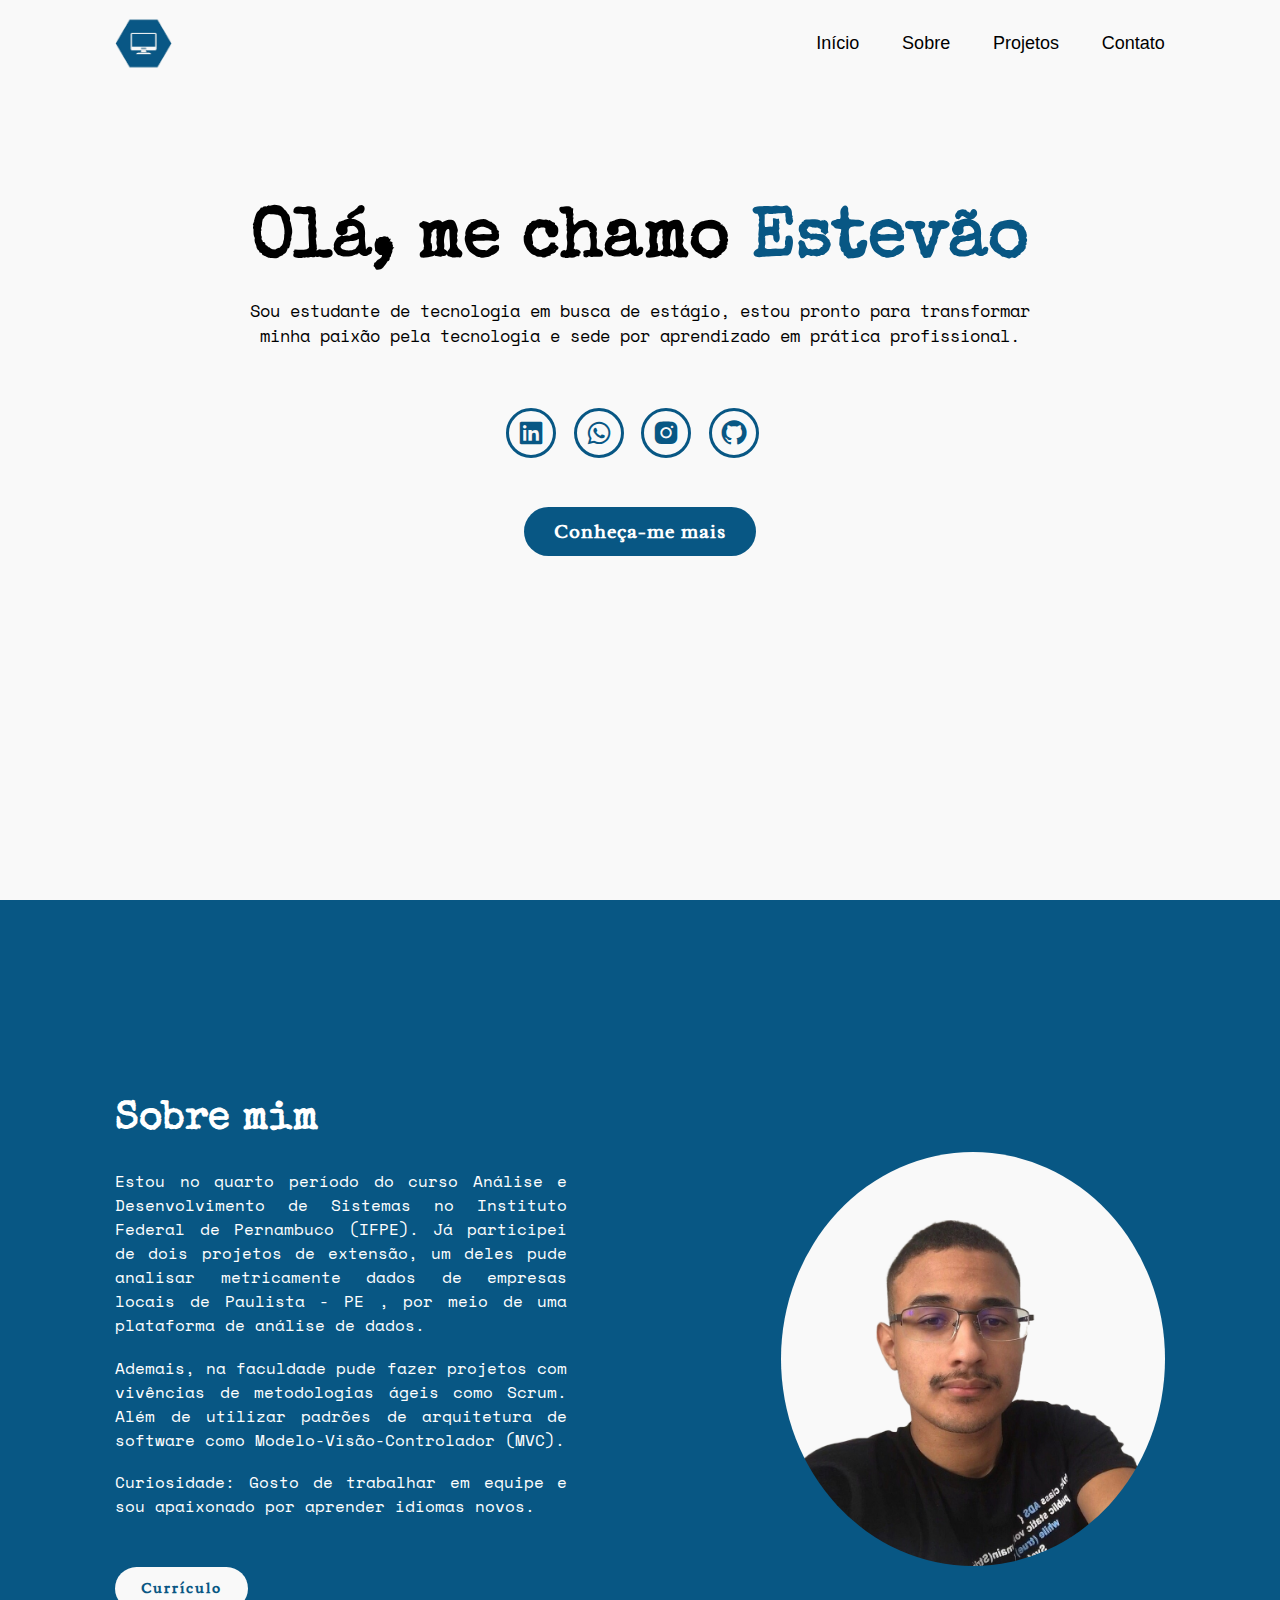
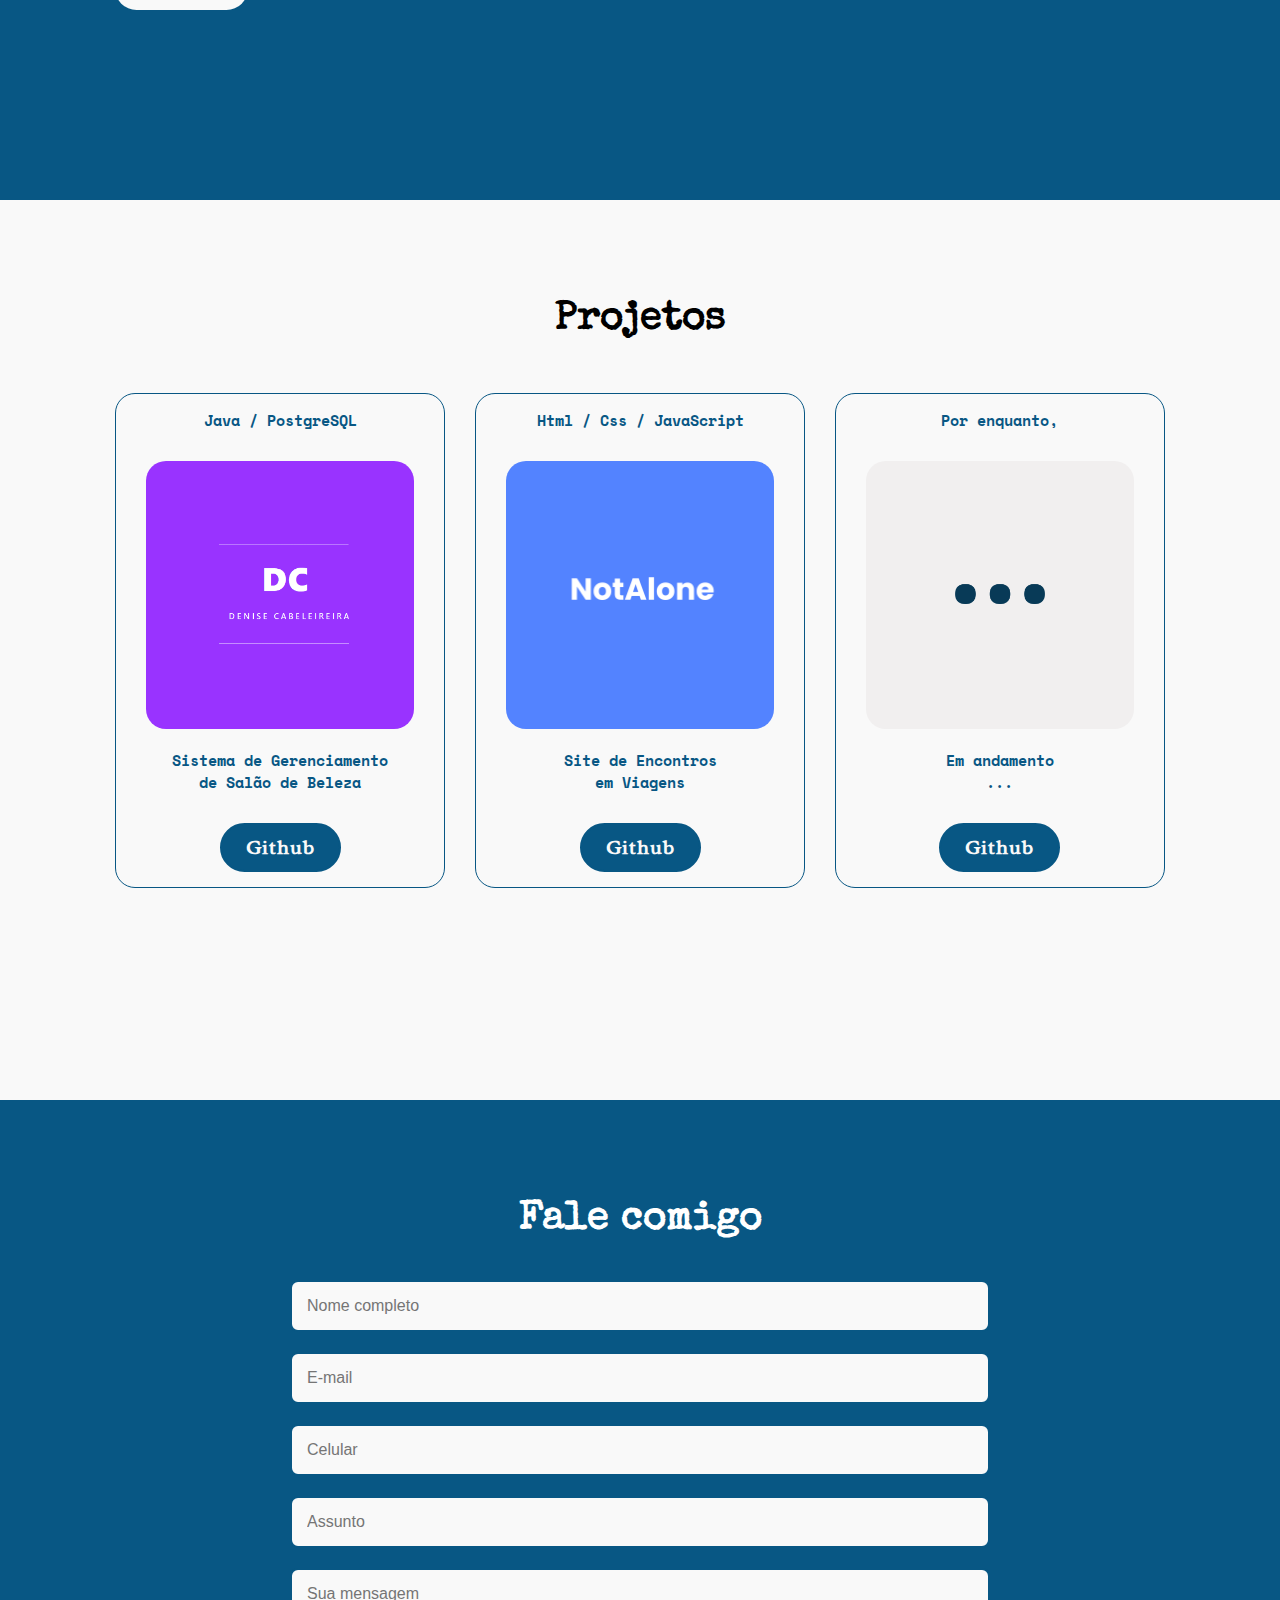
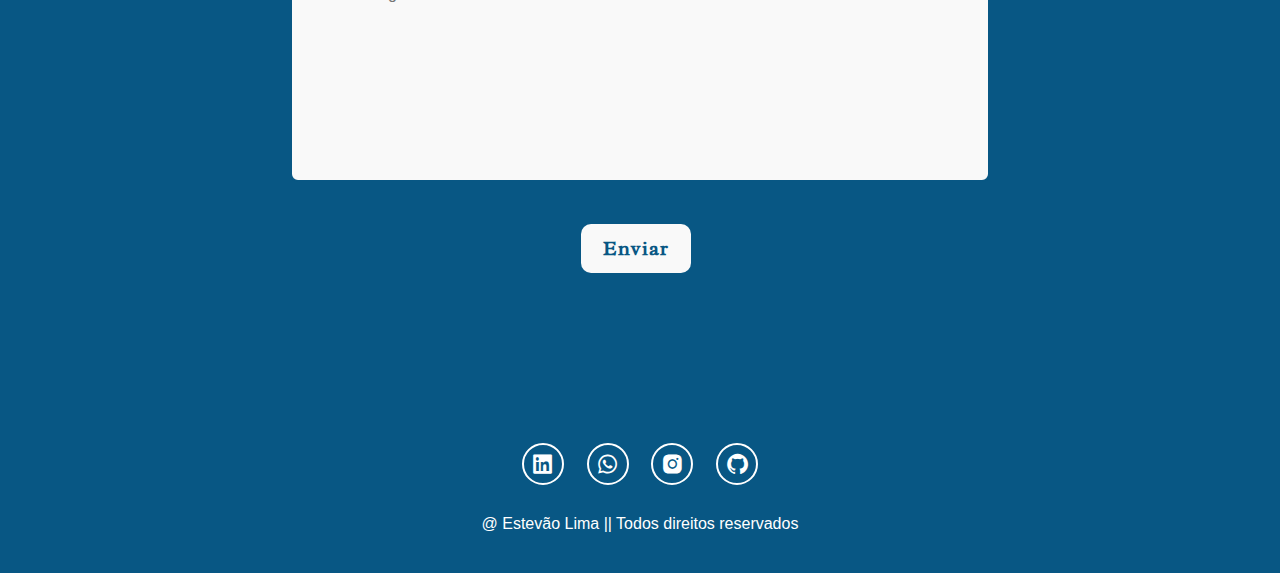
<file: index.html>
<!DOCTYPE html>
<html lang="en">

<head>
  <meta charset="UTF-8">
  <meta name="viewport" content="width=device-width, initial-scale=1.0">
  <title>Meu portifolio</title>
  <link rel="stylesheet" href="style.css">
  <link href='https://unpkg.com/boxicons@2.1.4/css/boxicons.min.css' rel='stylesheet'>

</head>

<body>

  <header class="header">

    <img src="Logo-light.png" class="logoLight" id="logoLight" onclick="TrocaTema()()">
    <img src="Logo-dark.png" class="logoDark" id="logoDark" onclick="TrocaTema()()" style="display: none">


    <nav class="navbar">

      <a href="#home" class="nav-item">Início</a>
      <a href="#about" class="nav-item">Sobre</a>
      <a href="#projects" class="nav-item">Projetos</a>
      <a href="#contact" class="nav-item">Contato</a>

    </nav>

    <div class="menu">
      <span class="bar"></span>
      <span class="bar"></span>
      <span class="bar"></span>
    </div>


  </header>

  <section class="home" id="home">

    <div class="home-content">

      <h1>Olá, me chamo<span> Estevão</span></h1>

      <P> Sou estudante de tecnologia em busca de estágio, estou pronto para transformar<br>  minha paixão pela tecnologia e sede por aprendizado em prática profissional. </P>


      <div class="social-icons">

        <a href="https://www.linkedin.com/in/estev%C3%A3o-lima-510152219/" target="_blank"><i class='bx bxl-linkedin-square'></i></a>
        <a href="https://wa.me/5581998324226" target="_blank"><i class='bx bxl-whatsapp'></i></a>
        <a href="https://www.instagram.com/estevaolima16/" target="_blank"><i class='bx bxl-instagram-alt'></i></a>
        <a href="https://github.com/estevaoclima05" target="_blank"><i class='bx bxl-github'></i></a>

      </div>

      <a href="#about" class="btn">Conheça-me mais</a>

    </div>

  </section>


  <section class="about" id="about">

    <div class="about-content">
      <h2 class="heading">Sobre mim</h2>
      
      <p>Estou no quarto período do curso Análise e Desenvolvimento de Sistemas no Instituto Federal de Pernambuco (IFPE). Já participei de dois projetos de extensão, um deles pude analisar metricamente dados de empresas locais de Paulista - PE , por meio de uma plataforma de análise de dados.</p>

        <p>
          Ademais, na faculdade pude fazer projetos com vivências de metodologias ágeis como Scrum. Além de utilizar padrões de arquitetura de software como Modelo-Visão-Controlador (MVC).
        </p>

        <p>Curiosidade: Gosto de trabalhar em equipe e sou apaixonado por aprender idiomas novos.</p>
      <a href="Currículo-Estevão.pdf" download class="btn2">Currículo</a>

    </div>

    <div class="about-img">
      <img src="Foto-perfil.png" alt="Foto do Portifolio">


    </div>

  </section>

  <section class="projects" id="projects">

    <h1 class="heading">Projetos</h1>
    <div class="project-details-container">
      <div class="project-containers">
        <div class="details-container">
          <div class="text-container">
            <h2>Java / PostgreSQL</h2>
            <img src="Projeto-1.png" alt="Projeto 1" class="project-img" id="fazerDownload" />
          </div>
          <h2 class="project-title">Sistema de Gerenciamento<br>de Salão de Beleza</h2>
          <div class="btn-container">


            <button class="project-btn"
              onclick="window.open('https://github.com/estevaoclima05/Gerenciamento-Salao-de-Beleza', '_blank')">
              Github
            </button>

          </div>
        </div>
        <div class="details-container">
          <div class="text-container">
            <h2>Html / Css / JavaScript</h2>
            <img src="Projeto-2.png" class="project-img" alt="Projeto 2" class="project-img"
              onclick="window.open('https://estevaoclima05.github.io/NotAlone-DSWI/', '_blank')" />
          </div>
          <h2 class="project-title">Site de Encontros <br>em Viagens</h2>
          <div class="btn-container">
            <button class="project-btn"
              onclick="window.open('https://github.com/estevaoclima05/NotAlone-DSWI', '_blank')">
              Github
            </button>

          </div>
        </div>
        <div class="details-container">
          <div class="text-container">
            <h2>Por enquanto,</h2>
            <img src="Projeto-3.png" alt="Projeto 3" class="project-img" />
          </div>
          <h2 class="project-title">Em andamento<br>...</h2>
          <div class="btn-container">
            <button class="project-btn" onclick="window.open('https://github.com/estevaoclima05/', '_blank')">
              Github
            </button>

          </div>
        </div>
      </div>
    </div>

  </section>

  <section class="contact" id="contact">
    <h2 class="heading">Fale comigo
    </h2>

   
      <form action="https://api.staticforms.xyz/submit" method="POST">

      <input type="hidden" name="accessKey" value="f460137f-10f4-466c-959e-1b72069f7172">
      <input type="hidden" name="redirectTo" value="https://estevaoclima05.github.io/MSG/">

      <div class="input-box">
        <input type="text" placeholder="Nome completo" name="name" required>
        <input type="email" placeholder="E-mail" name="email" required>

      </div>


      <div class="input-box">
        <input type="number" placeholder="Celular" name="phone" required>
        <input type="text" placeholder="Assunto" name="subject">

      </div>

      <textarea name="message" id="" cols="30" rows="10" placeholder="Sua mensagem"></textarea>

      
      <input type="submit" name="_next" value="Enviar" class="btn3">
    </form>

  </section>

  <footer class="footer">

    <div class="social">
      <a href="https://www.linkedin.com/in/estev%C3%A3o-lima-510152219/" target="_blank"><i class='bx bxl-linkedin-square'></i></a>
        <a href="https://wa.me/5581998324226" target="_blank"><i class='bx bxl-whatsapp'></i></a>
        <a href="https://www.instagram.com/estevaolima16/" target="_blank"><i class='bx bxl-instagram-alt'></i></a>
        <a href="https://github.com/estevaoclima05" target="_blank"><i class='bx bxl-github'></i></a>
    </div>


    <p class="copyright">
      @ Estevão Lima || Todos direitos reservados
    </p>

  </footer>

  <script src="script.js"></script>

</body>

</html>
</file>
<file: style.css>
@import url('https://fonts.googleapis.com/css2?family=Special+Elite&display=swap');
@import url('https://fonts.googleapis.com/css2?family=Space+Mono&display=swap');
@import url('https://fonts.googleapis.com/css2?family=Radley&family=Space+Mono&display=swap');


*{
    margin:0;
    padding: 0;
    box-sizing: border-box;
    text-decoration: none;
    border: none;
    outline: none;
    scroll-behavior: smooth;
    font-family: "Poppins", sans-serif;
    width: auto;
    height: auto;

}

:root {
    --branco-gelo:#f9f9f9;
    --ciano: rgb(0, 255, 251);
    --texto-cor:black;
    --azul-escuro: #085784;
    --azul-escuro2: #083a57;
}

html {
    font-size: 62.5%;
    overflow-x: hidden;
   
   
}

body{
    background: var(--branco-gelo);
    color: var(--texto-cor)
}


/* Começo */

header{
    position:fixed;
    top:0;
    left:0;
    width: 100%;
    padding: 3rem 9%;
    background: var(--branco-gelo);
    backdrop-filter: blur(10px);
    display: flex;
    justify-content: space-between;
    align-items: center;
    z-index: 100;
    height: 2.3cm;
}



.logoLight{
    width: 1.5cm;
    height: 1.5cm;
    align-items: center;
    text-align: center;
    cursor: pointer;
    transition: 0.3 ease;
}

.logoLight:hover{
    transform: scale(1.1);
}



.navbar a{
    font-size: 1.8rem;
    color: black;
    margin-left: 4rem;
    font-weight: 500;
    transition: 0.3 ease;
    border-bottom: 3px solid transparent;
    
}

.navbar a:hover{
    color: var(--azul-escuro);
    border-bottom:3px solid var(--azul-escuro);
}

.menu{
    cursor: pointer;
    display: none;
}
.menu .bar{
    display: block;
    width: 28px;
    height: 3px;
    border-radius: 3px;
    background: var(--azul-escuro2);
    margin: 5px auto;
    transition: all 0.3s;
}
.menu .bar:nth-child(1),
.menu .bar:nth-child(3){
    background: var(--azul-escuro);
}


/* Em relação a todas sections*/

section{
    
    min-height: 100vh;
    padding: 10rem 9% 10rem;
}

/* Section 1 - Introdução/Inicio */


.home-content{
    display: flex;
    align-items: center;
    justify-content: center;
    flex-direction: column;
    text-align: center;
    margin-top: 3rem;
}


.home-content h1{
    margin-top: 2cm;
    margin-bottom: 0.6cm;
    font-family: Special Elite, sans-serif;
    font-size: 7rem;
    font-weight: 700;
    line-height: 1;
}


.home-content h1 span{
    font-family: Special Elite, sans-serif;
    color:var(--azul-escuro)
    
}


.home-content p{
    font-family: 'Space Mono', monospace;
    font-size: 1.7rem;
    font-weight: 500;
    text-align: unset;
    width: auto;
    margin-bottom: 0.8cm;
    
}

.social-icons a{
    display: inline-flex;
    justify-content: center;
    align-items: center;
    width: 5rem;
    height: 5rem;
    background: transparent;
    border: 0.3rem solid var(--azul-escuro);
    font-size: 3rem;
    border-radius: 50%;
    color: var(--azul-escuro);
    margin:3rem 1.5rem.3rem 0;
    transition: 0.3s ease;
}

.social-icons a:hover{
    color: white;
    transform: scale(1.3)translateY(-5px);
    background-color: var(--azul-escuro);
}

.home .btn {
    font-family: 'Radley', serif;
    display: inline-block;
    margin-top: 1.2cm;
    padding: 1rem 2.8rem;
    background: var(--azul-escuro);
    border-radius: 4rem;
    font-size: 2rem;
    color: white;
    border: 2px solid transparent;
    letter-spacing: 0.1rem;
    font-weight: 600;
    transition: 0.3 ease;
    cursor: pointer;
}

.btn:hover{
    transform: scale(1.05);
    background: var(--branco-gelo);
    color: var(--azul-escuro);
    border: 2px solid var(--azul-escuro);
}

/* Section 2 - Sobre mim */

.about{ 
    
    display: flex;
    justify-content: center;
    align-items: center;
    
    gap: 10rem;
    background-color: var(--azul-escuro);
    color: white;
}

.heading{
    font-family: Special Elite, sans-serif;
    text-align: center;
    font-size: 4rem;
}

.about-content h2{
    text-align: left;
    line-height: 1.5;
}
    
.about-content p{
    text-align: justify;
    margin-right: 3cm;
    margin-top: 0.5cm;
    font-family: 'Space Mono', monospace;
    font-size: 1.6rem;
    margin: 2rem 0 rem;
    margin-bottom: 0.5cm;
}
.btn2 {
    
    font-family: 'Radley', serif;
    display: inline-block;
    margin-top: 3rem;
    padding: 1rem 2.4rem;
    background: var(--branco-gelo);
    border-radius: 4rem;
    font-size: 1.5rem;
    color: var(--azul-escuro);
    border: 2px solid transparent;
    letter-spacing: 0.2rem;
    font-weight: 600;
    transition: 0.3 ease;
    cursor: pointer;
}

.btn2:hover{
    transform: scale(1.05);
    background: var(--azul-escuro2);
    color: var(--branco-gelo);
    border: 2px solid var(--azul-escuro);
}

.about-img img{
    position: relative;
    width: 30vw;
    border-radius: 50%;

    
    top: 1rem;
    cursor:pointer;
}


/* Section 3 - Parte dos projetos */

.projects {
    position: relative;
  }

  .project-details-container {
    display: flex;
    justify-content: center;
    flex-direction: column;
  }

.project-containers {
    display: flex;
    gap: 3rem;
    margin-top: 1.4cm;
  }
  
  
  .details-container {
    padding: 1.5rem;
    flex: 1;
    background: var(--branco-gelo);
    border-radius: 2rem;
    border: var(--azul-escuro) 0.1rem solid;
    border-color: var(--azul-escuro);
    text-align: center;
  }
 
  .text-container {
    display: flex;
    flex-wrap: wrap;
    flex-direction: row;
    gap: 3rem;
    justify-content: space-around;
    text-align: center;
    color: var(--azul-escuro);
    
  }
  .text-container h2 {
    font-family: 'Space Mono', monospace;
  }
  
  .project-img {
    cursor: pointer;
    border-radius: 2rem;
    width: 90%;
    height: 90%;
  }
  
  .project-img:hover{
    transform: scale(1.05);
  }

  
  .project-title {
    font-family: 'Space Mono', monospace;
    margin-top: 2rem;
    
    color: var(--azul-escuro);
  }
  
  .project-btn {
    font-family: 'Radley', serif;
    display: inline-block;
    margin-top: 3rem;
    padding: 1rem 2.4rem;
    background: var(--branco-gelo);
    border-radius: 4rem;
    font-size: 2rem;
    color: var(--azul-escuro);
    border: 2px solid transparent;
    letter-spacing: 0.1rem;
    font-weight: 600;
    transition: 0.3 ease;
    cursor: pointer;
    color: var(--branco-gelo);
    border-color:var(--azul-escuro);
    background-color: var(--azul-escuro);
  }






/* Section 4 - Forms para contato */
.contact{
    background-color: var(--azul-escuro);
}

.contact h2{
    margin-bottom: 3rem;
    color: rgb(255, 255, 255);
}

.contact form{
    max-width: 70rem;
    margin: 1rem auto;
    text-emphasis: center;
    margin-bottom: 3rem;
}

.contact form .input-box{
    display: flex;
    justify-content: center;
    flex-wrap: wrap;
}

.contact form .input-box input,
.contact form textarea{
    width: 100%;
    padding: 1.5rem;
    font-size: 1.6rem;
    color: var(--texto-cor);
    background-color: var(--branco-gelo);
    border-radius: 0.8rem;
    border: 2px solid var(--azul-escuro);
    margin:1rem 0;
    resize: none;
}

.btn3 {
    margin-left: 7.7cm;
    
    font-family: 'Radley', serif;
    display: inline-block;
    margin-top: 3rem;
    padding: 1rem 2rem;
    background: var(--branco-gelo);;
    border-radius: 1rem;
    font-size: 2rem;
    color: var(--azul-escuro);
    border: 2px solid transparent;
    letter-spacing: 0.1rem;
    font-weight: 600;
    transition: 0.3 ease;
    cursor: pointer;
}

.btn3:hover{
    transform: scale(1.05);
    background: var(--branco-gelo);
    color: var(--azul-escuro);
    border: 2px solid var(--azul-escuro);
}



.footer{
    position: relative;
    bottom: 0;
    width: 100%;
    padding: 40px 0;
    background-color: var(--azul-escuro);
}

.footer .social{
    text-align: center;
    padding-bottom: 25px;
    color: var(--branco-gelo);
}

.footer .social a{
    font-size: 25px;
    color: white;
    border: 2px solid white;
    width: 42px;
    height: 42px;
    line-height: 42px;
    display: inline-block;
    text-align: center;
    border-radius: 50%;
    margin: 0 10px;
    transition: 0.3 ease;
}

.footer .social a:hover{
    transform: scale(1.2)translateY(-10px);
    background-color: white;
    color: var(--azul-escuro);
}

.footer ul{
    margin-top: 0;
    padding: 0;
    font-size: 18px;
    line-height: 1.6;
    margin-bottom: 0;
    text-align: center;
}

.footer ul li a{
    color: white;
    border-bottom: 3px solid transparent;
    transition: 0.3s ease;
}

.footer ul li a:hover{
    border-bottom: 3px solid white;
}

.footer ul li{
    display: inline-block;
    padding: 0 15px;
}

.footer .copyright{
    margin-top:5px;
    text-align: center;
    font-size: 16px;
    color: white;
}


.projects-info img{
    width: 10Scm;
    height: 5cm;
}


/* Seção 1 - Introdução/Inicio */
@media screen and (max-width: 768px) {
    
    .menu {
        display: block;
    }

    .menu.ativo .bar:nth-child(1){
        transform:  translateY(8px) rotate(45deg);
    }
    .menu.ativo .bar:nth-child(2) {
        opacity: 0;
    }
    .menu.ativo .bar:nth-child(3){
        transform: translateY(-8px) rotate(-45deg);
    }

    .navbar {
        padding: 18px 20px;
    }

    .navbar a {
        margin-right: 1cm;
    }
  

 
    .navbar {
        position: fixed;
        right: -150%;
        top: 85px;
        width: 100%;
        height: 360%;
        display: flex;
        text-align: center;
        
        flex-direction: column;
        
        background: var(--branco-gelo) ;
        gap: -10px;
        transition: 0.3s;
        
    }
    .navbar.ativo{
        right: 0;
        
    }
    .nav-item{
        margin: 20px 0;
    }
    section {
        padding: 6rem 9%;
    }

    .home-content h1 {
        font-size: 4.5rem;
    }

    .home-img img {
        width: 40vw;
    }

    .social-icons a {
        width: 4rem;
        height: 4rem;
        font-size: 2.5rem;
        margin: 2rem 1.5rem 0.3rem 0;
    }

    .btn {
        margin-top: 2rem;
        padding: 1rem 2rem;
        font-size: 1.8rem;
    }
}

/* Seção 2 - Sobre mim */
@media screen and (max-width: 1024px) {
    .about {
        flex-direction: column;
        align-items: center;
        gap: 5rem;
    }

    .about-img img {
        width: 80vw;
    }

    .about-content p {
        margin-right: 0;
    }

    .btn2 {
        margin-top: 2rem;
        padding: 1rem 2rem;
        font-size: 1.8rem;
    }
}

/* Seção 3 - Parte dos projetos */
@media screen and (max-width: 768px) {
    .project-containers {
        flex-direction: column;
    }

    .details-container {
        padding: 1rem;
    }

    .article-container {
        flex-direction: column;
        gap: 1rem;
        justify-content: center;
    }

    .project-img {
        width: 100%;
        height: auto;
    }

    .project-title {
        margin-top: 1rem;
    }

    .project-btn {
        margin-top: 1rem;
        padding: 0.8rem 2rem;
        font-size: 1.6rem;
    }
}

/* Seção 4 - Forms para contato */
@media screen and (max-width: 768px) {
    .contact form {
        max-width: 100%;
    }

    .contact form .input-box input,
    .contact form textarea {
        width: 100%;
    }

    .btn3 {
        margin-left: 0;
        margin-top: 2rem;
        font-size: 1.8rem;
    }
}

/* Rodapé (Footer) */
@media screen and (max-width: 768px) {
    .footer .social a {
        width: 36px;
        height: 36px;
        font-size: 20px;
        margin: 0 8px;
    }

    .footer ul {
        font-size: 16px;
    }

    .footer ul li {
        padding: 0 10px;
    }

    .copyright {
        font-size: 14px;
    }
}


.dark-mode  {

    .header {
        background-color: var(--azul-escuro);
        box-shadow: 0 0.1rem 0.5rem var(--azul-escuro2);
    }

    .logoDark{
        display: none;
        width: 1.5cm;
        height: 1.5cm;
        align-items: center;
        text-align: center;
        cursor: pointer;
        transition: 0.3 ease;
        
    }
    
    .logoDark:hover{
        transform: scale(1.1);
    }

    .navbar a{
        color: var(--branco-gelo);
    }

    .navbar a:hover,
    .navbar a.active{
    color: var(--ciano); 
}

.menu .bar{
   
    background: var(--branco-gelo);
    
}
.menu .bar:nth-child(1),
.menu .bar:nth-child(3){
    background: var(--branco-gelo);

}

@media (max-width: 768px) { 
    .navbar {
    
    
    
        color: #ffffff;
        background: var(--azul-escuro2) ;
        
        
    }
    
}
    


.social-icons a{
    
    background: transparent;
    border: 0.3rem solid var(--branco-gelo);
    
    color: var(--branco-gelo);
   
}


.home{
    background-color: var(--azul-escuro);
    color: var(--branco-gelo);
}

.home h1 span{
    color: rgb(0, 255, 251);
}

.light-mode {
    --branco-gelo: #f9f9f9;
    --ciano: #d2ffd1;
    --texto-cor: black;
    --azul-escuro: #085784;
    --azul-escuro2: #083a57;
}

.home .btn {
    margin-top: 1.2cm;
    color: var(--azul-escuro);
    border: 2px solid transparent;
    background-color: rgb(0, 255, 251) ;
    transition: 0.3 ease;
    cursor: pointer;
}

.btn:hover{
    transform: scale(1.05);
    
}

.projects{
    background-color: var(--azul-escuro);
}

.heading {
    color: var(--branco-gelo);
}


 .details-container {
    border-color: var(--branco-gelo);
    background:var(--azul-escuro2);
  }

  .project-title {
    font-family: 'Space Mono', monospace;
    margin-top: 2rem;
    
    color: var(--branco-gelo);
  }

  .text-container {
    font-family: 'Space Mono', monospace;
    color: var(--branco-gelo);
    text-align: center

  }

  .details-container {
    border-color: var(--azul-escuro2);
  }

  .project-btn {
    color: var(--azul-escuro);
    border: none;
    background-color: var(--branco-gelo);
  }

}
</file>
